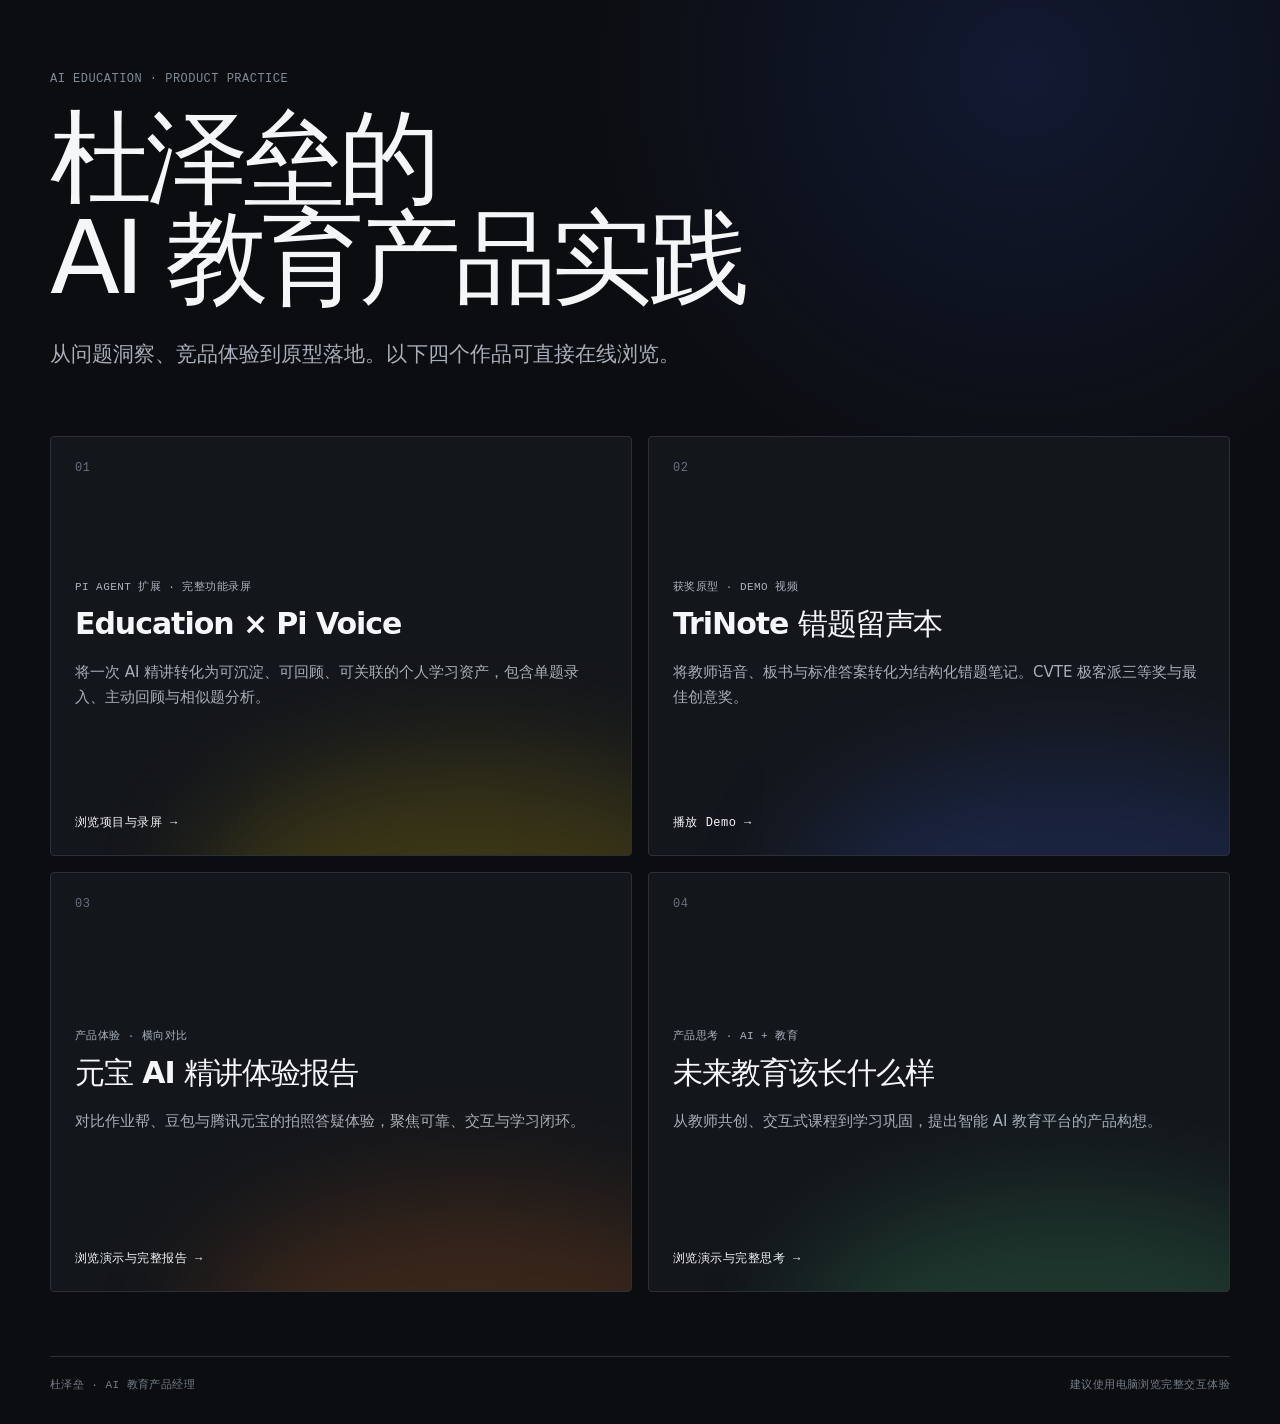
<file: index.html>
<!doctype html>
<html lang="zh-CN">
<head>
  <meta charset="utf-8">
  <meta name="viewport" content="width=device-width, initial-scale=1">
  <meta name="description" content="杜泽垒的 AI 教育产品实践与项目展示">
  <meta property="og:title" content="杜泽垒｜AI 教育产品实践">
  <meta property="og:description" content="从问题洞察、竞品体验到 AI 教育产品原型与功能演示">
  <meta property="og:type" content="website">
  <meta property="og:image" content="./og.png">
  <title>杜泽垒｜AI 教育产品实践</title>
  <link rel="stylesheet" href="./styles.css">
</head>
<body>
  <main>
    <header class="intro">
      <p class="eyebrow">AI EDUCATION · PRODUCT PRACTICE</p>
      <h1>杜泽垒的<br>AI 教育产品实践</h1>
      <p class="lead">从问题洞察、竞品体验到原型落地。以下四个作品可直接在线浏览。</p>
    </header>

    <section class="projects" aria-label="项目列表">
      <a class="card card-yellow" href="./education/">
        <span class="number">01</span>
        <div>
          <p class="tag">PI AGENT 扩展 · 完整功能录屏</p>
          <h2>Education × Pi Voice</h2>
          <p>将一次 AI 精讲转化为可沉淀、可回顾、可关联的个人学习资产，包含单题录入、主动回顾与相似题分析。</p>
        </div>
        <span class="action">浏览项目与录屏 →</span>
      </a>

      <a class="card card-blue" href="./trinote/">
        <span class="number">02</span>
        <div>
          <p class="tag">获奖原型 · DEMO 视频</p>
          <h2>TriNote 错题留声本</h2>
          <p>将教师语音、板书与标准答案转化为结构化错题笔记。CVTE 极客派三等奖与最佳创意奖。</p>
        </div>
        <span class="action">播放 Demo →</span>
      </a>

      <a class="card card-orange" href="./yuanbao/">
        <span class="number">03</span>
        <div>
          <p class="tag">产品体验 · 横向对比</p>
          <h2>元宝 AI 精讲体验报告</h2>
          <p>对比作业帮、豆包与腾讯元宝的拍照答疑体验，聚焦可靠、交互与学习闭环。</p>
        </div>
        <span class="action">浏览演示与完整报告 →</span>
      </a>

      <a class="card card-green" href="./future-education/">
        <span class="number">04</span>
        <div>
          <p class="tag">产品思考 · AI + 教育</p>
          <h2>未来教育该长什么样</h2>
          <p>从教师共创、交互式课程到学习巩固，提出智能 AI 教育平台的产品构想。</p>
        </div>
        <span class="action">浏览演示与完整思考 →</span>
      </a>
    </section>

    <footer>
      <span>杜泽垒 · AI 教育产品经理</span>
      <span>建议使用电脑浏览完整交互体验</span>
    </footer>
  </main>
</body>
</html>
</file>
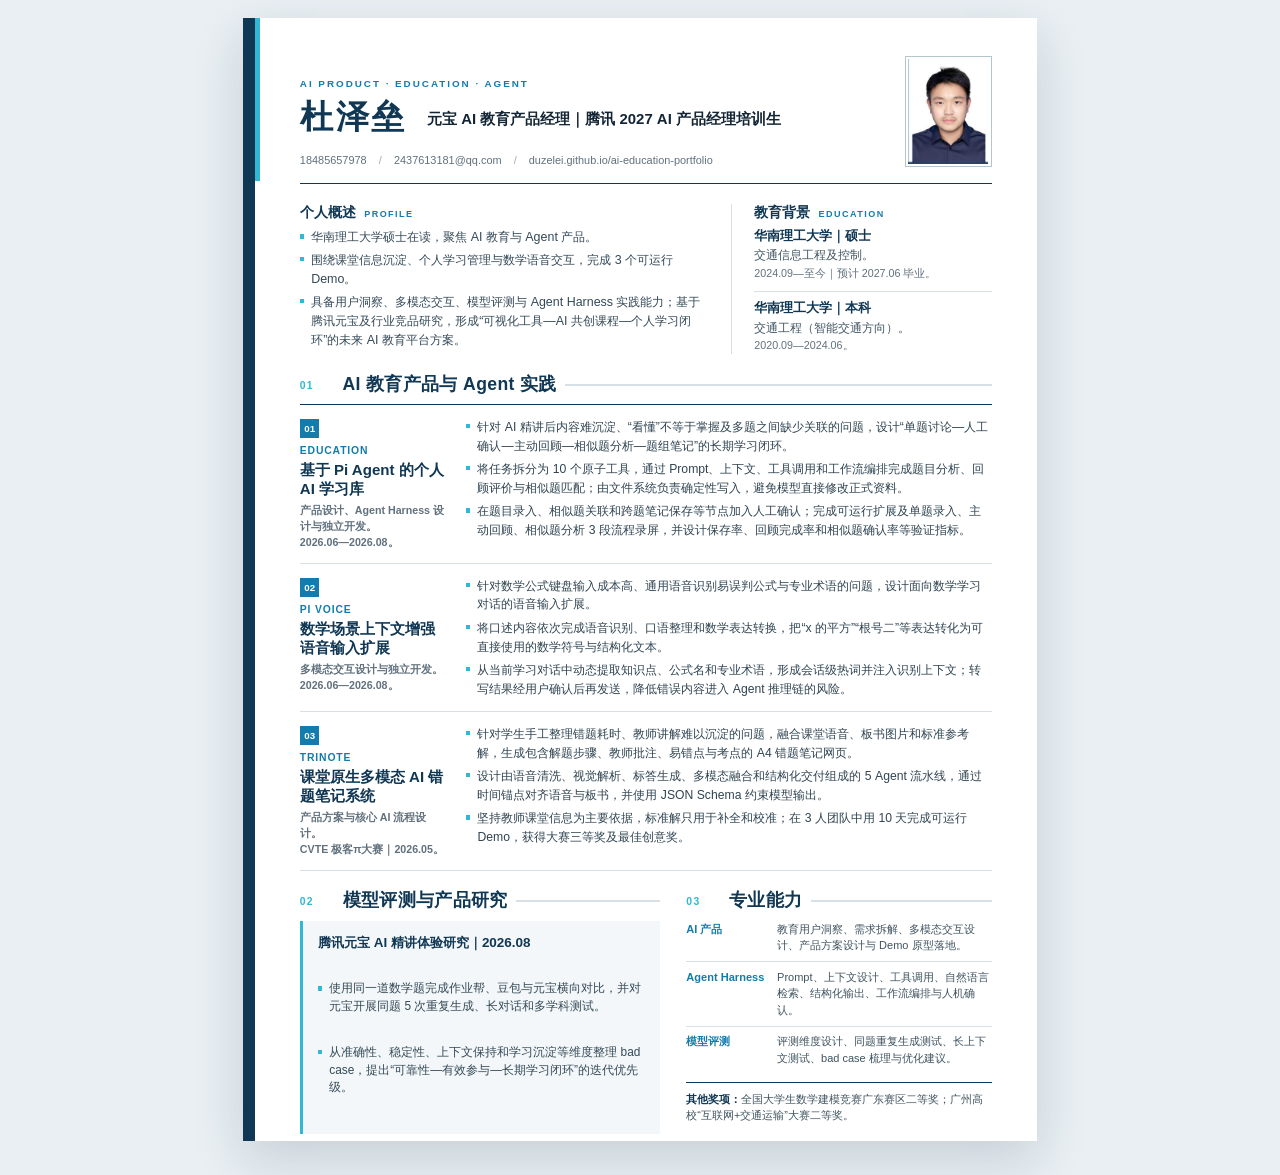
<file: resume/index.html>
<!doctype html>
<html lang="zh-CN">
<head>
  <meta charset="utf-8">
  <meta name="viewport" content="width=device-width, initial-scale=1">
  <meta name="description" content="杜泽垒｜元宝 AI 教育产品经理｜腾讯 2027 AI 产品经理培训生简历">
  <link rel="canonical" href="https://duzelei.github.io/ai-education-portfolio/resume/">
  <meta property="og:title" content="杜泽垒｜AI 教育产品经理简历">
  <meta property="og:description" content="AI 教育产品、Agent Harness 与模型评测项目实践。">
  <meta property="og:type" content="profile">
  <meta property="og:url" content="https://duzelei.github.io/ai-education-portfolio/resume/">
  <meta property="og:image" content="https://duzelei.github.io/ai-education-portfolio/og.png">
  <title>杜泽垒｜腾讯 AI 教育产品经理简历</title>
  <style>
    :root {
      --ink: #132535;
      --navy: #103754;
      --blue: #137cad;
      --cyan: #31b8d4;
      --muted: #61717d;
      --line: #d6e0e6;
      --soft: #f3f7f9;
      --paper: #ffffff;
    }

    * { box-sizing: border-box; }

    html,
    body {
      margin: 0;
      min-height: 100%;
      background: #e9eff3;
      color: var(--ink);
      font-family: "Microsoft YaHei UI", "Microsoft YaHei", "PingFang SC", "Noto Sans CJK SC", Arial, sans-serif;
      -webkit-font-smoothing: antialiased;
      text-rendering: optimizeLegibility;
    }

    body { padding: 18px 0 34px; }

    .page {
      position: relative;
      width: 210mm;
      height: 297mm;
      margin: 0 auto;
      overflow: hidden;
      padding: 10mm 12mm 9mm 15mm;
      background: var(--paper);
      box-shadow: 0 18px 48px rgba(20, 48, 67, 0.16);
    }

    .page::before {
      content: "";
      position: absolute;
      inset: 0 auto 0 0;
      width: 3.2mm;
      background: var(--navy);
    }

    .page::after {
      content: "";
      position: absolute;
      inset: 0 auto auto 3.2mm;
      width: 1.2mm;
      height: 43mm;
      background: var(--cyan);
    }

    .header {
      display: grid;
      grid-template-columns: minmax(0, 1fr) 23mm;
      gap: 7mm;
      align-items: end;
      min-height: 30mm;
      padding-bottom: 4.2mm;
      border-bottom: 0.45mm solid var(--navy);
    }

    .eyebrow {
      margin: 0 0 1.5mm;
      color: var(--blue);
      font-family: Arial, sans-serif;
      font-size: 7.4pt;
      font-weight: 700;
      letter-spacing: 0.2em;
      text-transform: uppercase;
    }

    h1 {
      display: inline-block;
      margin: 0;
      color: var(--navy);
      font-size: 25pt;
      font-weight: 750;
      line-height: 1;
      letter-spacing: 0.08em;
    }

    .role {
      display: inline-block;
      margin-left: 4.2mm;
      color: var(--ink);
      font-size: 11.2pt;
      font-weight: 650;
      line-height: 1.25;
      vertical-align: 1.2mm;
    }

    .contacts {
      display: flex;
      flex-wrap: wrap;
      gap: 1mm 3.2mm;
      margin-top: 2.4mm;
      color: var(--muted);
      font-family: Arial, "Microsoft YaHei UI", sans-serif;
      font-size: 8.2pt;
      line-height: 1.35;
    }

    .contacts a { color: inherit; text-decoration: none; }

    .contacts span + span::before,
    .contacts span + a::before,
    .contacts a + a::before {
      content: "/";
      margin-right: 3.2mm;
      color: #9bacb7;
    }

    .portrait {
      width: 23mm;
      height: 29.5mm;
      margin: 0;
      padding: 0.7mm;
      border: 0.35mm solid #b5c5ce;
      background: #fff;
    }

    .portrait img {
      display: block;
      width: 100%;
      height: 100%;
      object-fit: cover;
      object-position: center 38%;
    }

    .top-grid {
      display: grid;
      grid-template-columns: 1.55fr 1fr;
      gap: 7mm;
      margin-top: 5.2mm;
      margin-bottom: 5.2mm;
    }

    .top-grid > section + section {
      padding-left: 6mm;
      border-left: 0.3mm solid var(--line);
    }

    .mini-heading {
      display: flex;
      align-items: baseline;
      gap: 2.2mm;
      margin: 0 0 2mm;
      color: var(--navy);
      font-size: 10.4pt;
      font-weight: 750;
      line-height: 1.2;
    }

    .mini-heading .en {
      color: var(--blue);
      font-family: Arial, sans-serif;
      font-size: 6.8pt;
      font-weight: 700;
      letter-spacing: 0.16em;
      text-transform: uppercase;
    }

    .profile-points,
    .research-points {
      margin: 0;
      padding: 0;
      list-style: none;
    }

    .profile-points li,
    .research-points li {
      position: relative;
      padding-left: 3mm;
      text-align: left;
    }

    .profile-points li::before,
    .research-points li::before {
      content: "";
      position: absolute;
      left: 0;
      width: 1.15mm;
      height: 1.15mm;
      background: var(--cyan);
    }

    .profile-points li {
      margin-bottom: 1.05mm;
      color: #344957;
      font-size: 9.35pt;
      line-height: 1.52;
    }

    .profile-points li::before { top: 1.65mm; }
    .profile-points li:last-child,
    .research-points li:last-child { margin-bottom: 0; }

    .edu-row + .edu-row {
      margin-top: 2.3mm;
      padding-top: 2.3mm;
      border-top: 0.25mm solid var(--line);
    }

    .edu-school {
      margin: 0;
      color: var(--navy);
      font-size: 9.6pt;
      font-weight: 750;
      line-height: 1.3;
    }

    .edu-detail {
      margin: 0.75mm 0 0;
      color: #415561;
      font-size: 8.65pt;
      line-height: 1.5;
    }

    .edu-date {
      color: var(--muted);
      font-family: Arial, "Microsoft YaHei UI", sans-serif;
      font-size: 8.05pt;
    }

    .section-heading {
      display: grid;
      grid-template-columns: 9mm auto 1fr;
      gap: 2.3mm;
      align-items: center;
      margin: 0;
      color: var(--navy);
    }

    .section-no {
      color: var(--cyan);
      font-family: Arial, sans-serif;
      font-size: 7.8pt;
      font-weight: 700;
      letter-spacing: 0.12em;
    }

    .section-title {
      font-size: 13.2pt;
      font-weight: 750;
      line-height: 1.25;
      letter-spacing: 0.02em;
    }

    .section-rule { height: 0.3mm; background: var(--line); }

    .projects {
      margin-top: 2.2mm;
      border-bottom: 0.3mm solid var(--line);
    }

    .project {
      display: grid;
      grid-template-columns: 39mm minmax(0, 1fr);
      gap: 5mm;
      padding: 3.35mm 0 3.45mm;
      border-top: 0.3mm solid var(--line);
      break-inside: avoid;
    }

    .project:first-child { border-top-color: var(--navy); }

    .project-index {
      display: inline-flex;
      align-items: center;
      justify-content: center;
      width: 5.2mm;
      height: 5.2mm;
      margin-bottom: 1.6mm;
      color: #fff;
      background: var(--blue);
      font-family: Arial, sans-serif;
      font-size: 7.3pt;
      font-weight: 700;
    }

    .project-name {
      margin: 0;
      color: var(--navy);
      font-size: 11.3pt;
      font-weight: 750;
      line-height: 1.28;
    }

    .project-name .en-name {
      display: block;
      margin-bottom: 0.6mm;
      color: var(--blue);
      font-family: Arial, sans-serif;
      font-size: 7.8pt;
      font-weight: 750;
      letter-spacing: 0.08em;
      text-transform: uppercase;
    }

    .project-meta {
      margin: 1.3mm 0 0;
      color: var(--muted);
      font-size: 8pt;
      font-weight: 600;
      line-height: 1.46;
    }

    .project ul { margin: 0; padding: 0; list-style: none; }

    .project li {
      position: relative;
      margin: 0 0 1.35mm;
      padding-left: 3mm;
      color: #2f4451;
      font-size: 9.15pt;
      line-height: 1.52;
      text-align: left;
    }

    .project li:last-child { margin-bottom: 0; }

    .project li::before {
      content: "";
      position: absolute;
      left: 0;
      top: 1.55mm;
      width: 1.15mm;
      height: 1.15mm;
      background: var(--cyan);
    }

    .bottom-grid {
      display: grid;
      grid-template-columns: 1.18fr 1fr;
      gap: 7mm;
      margin-top: 5mm;
    }

    .bottom-grid > section {
      display: flex;
      min-width: 0;
      flex-direction: column;
    }

    .research {
      display: flex;
      flex: 1;
      flex-direction: column;
      margin-top: 2.3mm;
      padding: 3.4mm 4mm;
      background: var(--soft);
      border-left: 1mm solid var(--cyan);
    }

    .research-title {
      margin: 0;
      color: var(--navy);
      font-size: 10.1pt;
      font-weight: 750;
      line-height: 1.3;
    }

    .research-points {
      display: flex;
      flex: 1;
      flex-direction: column;
      justify-content: space-evenly;
      margin-top: 1.5mm;
    }

    .research-points li {
      margin-bottom: 1.1mm;
      color: #354a57;
      font-size: 8.9pt;
      line-height: 1.5;
    }

    .research-points li::before { top: 1.55mm; }

    .capabilities { margin-top: 2.3mm; }

    .cap-row {
      display: grid;
      grid-template-columns: 22mm 1fr;
      gap: 2mm;
      padding: 1.8mm 0;
      border-top: 0.25mm solid var(--line);
    }

    .cap-row:first-child { padding-top: 0; border-top: 0; }

    .cap-label {
      color: var(--blue);
      font-size: 8.3pt;
      font-weight: 750;
      line-height: 1.45;
    }

    .cap-copy {
      color: #3f535f;
      font-size: 8.25pt;
      line-height: 1.52;
    }

    .awards {
      margin-top: 2.2mm;
      padding-top: 2mm;
      border-top: 0.35mm solid var(--navy);
      color: #405460;
      font-size: 8.1pt;
      line-height: 1.5;
    }

    .awards strong { color: var(--navy); }

    @media (max-width: 840px) {
      body { padding: 0; background: #fff; }
      .page {
        width: 100%;
        height: auto;
        min-height: 100vh;
        padding: 26px 24px 34px 34px;
        box-shadow: none;
      }
      .header { grid-template-columns: 1fr 76px; }
      .portrait { width: 76px; height: 98px; }
      .role { display: block; margin: 8px 0 0; vertical-align: 0; }
      .top-grid,
      .bottom-grid { grid-template-columns: 1fr; }
      .top-grid > section + section { padding: 0; border-left: 0; }
      .project { grid-template-columns: 1fr; gap: 10px; }
      .profile-points li,
      .project li,
      .research-points li,
      .cap-copy { font-size: 14px; }
    }

    @media print {
      @page { size: A4 portrait; margin: 0; }
      html,
      body { width: 210mm; height: 297mm; background: #fff; }
      body { padding: 0; }
      .page {
        width: 210mm;
        height: 297mm;
        min-height: 297mm;
        margin: 0;
        padding: 10mm 12mm 9mm 15mm;
        box-shadow: none;
      }
      .header { grid-template-columns: minmax(0, 1fr) 23mm; }
      .portrait { width: 23mm; height: 29.5mm; }
      .role {
        display: inline-block;
        margin: 0 0 0 4.2mm;
        vertical-align: 1.2mm;
      }
      .top-grid { grid-template-columns: 1.55fr 1fr; }
      .bottom-grid { grid-template-columns: 1.18fr 1fr; }
      .top-grid > section + section {
        padding-left: 6mm;
        border-left: 0.3mm solid var(--line);
      }
      .project {
        grid-template-columns: 39mm minmax(0, 1fr);
        gap: 5mm;
      }
      .profile-points li { font-size: 9.35pt; }
      .project li { font-size: 9.15pt; }
      .research-points li { font-size: 8.9pt; }
      .cap-copy { font-size: 8.25pt; }
      *,
      *::before,
      *::after {
        -webkit-print-color-adjust: exact !important;
        print-color-adjust: exact !important;
      }
      a { color: inherit; text-decoration: none; }
    }
  </style>
</head>
<body>
  <main class="page" aria-label="杜泽垒的 AI 教育产品经理简历">
    <header class="header">
      <div>
        <p class="eyebrow">AI Product · Education · Agent</p>
        <div>
          <h1>杜泽垒</h1>
          <p class="role">元宝 AI 教育产品经理｜腾讯 2027 AI 产品经理培训生</p>
        </div>
        <div class="contacts" aria-label="联系方式">
          <span>18485657978</span>
          <a href="mailto:2437613181@qq.com">2437613181@qq.com</a>
          <a href="https://duzelei.github.io/ai-education-portfolio/">duzelei.github.io/ai-education-portfolio</a>
        </div>
      </div>
      <figure class="portrait">
        <img src="resume-assets/portrait.png" alt="杜泽垒肖像照">
      </figure>
    </header>

    <div class="top-grid">
      <section aria-labelledby="profile-heading">
        <h2 class="mini-heading" id="profile-heading">个人概述 <span class="en">Profile</span></h2>
        <ul class="profile-points">
          <li>华南理工大学硕士在读，聚焦 AI 教育与 Agent 产品。</li>
          <li>围绕课堂信息沉淀、个人学习管理与数学语音交互，完成 3 个可运行 Demo。</li>
          <li>具备用户洞察、多模态交互、模型评测与 Agent Harness 实践能力；基于腾讯元宝及行业竞品研究，形成“可视化工具—AI 共创课程—个人学习闭环”的未来 AI 教育平台方案。</li>
        </ul>
      </section>

      <section aria-labelledby="education-heading">
        <h2 class="mini-heading" id="education-heading">教育背景 <span class="en">Education</span></h2>
        <article class="edu-row">
          <p class="edu-school">华南理工大学｜硕士</p>
          <p class="edu-detail">交通信息工程及控制。<br><span class="edu-date">2024.09—至今｜预计 2027.06 毕业。</span></p>
        </article>
        <article class="edu-row">
          <p class="edu-school">华南理工大学｜本科</p>
          <p class="edu-detail">交通工程（智能交通方向）。<br><span class="edu-date">2020.09—2024.06。</span></p>
        </article>
      </section>
    </div>

    <section aria-labelledby="projects-heading">
      <h2 class="section-heading" id="projects-heading">
        <span class="section-no">01</span>
        <span class="section-title">AI 教育产品与 Agent 实践</span>
        <span class="section-rule"></span>
      </h2>

      <div class="projects">
        <article class="project">
          <div>
            <span class="project-index">01</span>
            <h3 class="project-name"><span class="en-name">Education</span>基于 Pi Agent 的个人 AI 学习库</h3>
            <p class="project-meta">产品设计、Agent Harness 设计与独立开发。<br>2026.06—2026.08。</p>
          </div>
          <ul>
            <li>针对 AI 精讲后内容难沉淀、“看懂”不等于掌握及多题之间缺少关联的问题，设计“单题讨论—人工确认—主动回顾—相似题分析—题组笔记”的长期学习闭环。</li>
            <li>将任务拆分为 10 个原子工具，通过 Prompt、上下文、工具调用和工作流编排完成题目分析、回顾评价与相似题匹配；由文件系统负责确定性写入，避免模型直接修改正式资料。</li>
            <li>在题目录入、相似题关联和跨题笔记保存等节点加入人工确认；完成可运行扩展及单题录入、主动回顾、相似题分析 3 段流程录屏，并设计保存率、回顾完成率和相似题确认率等验证指标。</li>
          </ul>
        </article>

        <article class="project">
          <div>
            <span class="project-index">02</span>
            <h3 class="project-name"><span class="en-name">Pi Voice</span>数学场景上下文增强语音输入扩展</h3>
            <p class="project-meta">多模态交互设计与独立开发。<br>2026.06—2026.08。</p>
          </div>
          <ul>
            <li>针对数学公式键盘输入成本高、通用语音识别易误判公式与专业术语的问题，设计面向数学学习对话的语音输入扩展。</li>
            <li>将口述内容依次完成语音识别、口语整理和数学表达转换，把“x 的平方”“根号二”等表达转化为可直接使用的数学符号与结构化文本。</li>
            <li>从当前学习对话中动态提取知识点、公式名和专业术语，形成会话级热词并注入识别上下文；转写结果经用户确认后再发送，降低错误内容进入 Agent 推理链的风险。</li>
          </ul>
        </article>

        <article class="project">
          <div>
            <span class="project-index">03</span>
            <h3 class="project-name"><span class="en-name">TriNote</span>课堂原生多模态 AI 错题笔记系统</h3>
            <p class="project-meta">产品方案与核心 AI 流程设计。<br>CVTE 极客π大赛｜2026.05。</p>
          </div>
          <ul>
            <li>针对学生手工整理错题耗时、教师讲解难以沉淀的问题，融合课堂语音、板书图片和标准参考解，生成包含解题步骤、教师批注、易错点与考点的 A4 错题笔记网页。</li>
            <li>设计由语音清洗、视觉解析、标答生成、多模态融合和结构化交付组成的 5 Agent 流水线，通过时间锚点对齐语音与板书，并使用 JSON Schema 约束模型输出。</li>
            <li>坚持教师课堂信息为主要依据，标准解只用于补全和校准；在 3 人团队中用 10 天完成可运行 Demo，获得大赛三等奖及最佳创意奖。</li>
          </ul>
        </article>
      </div>
    </section>

    <div class="bottom-grid">
      <section aria-labelledby="research-heading">
        <h2 class="section-heading" id="research-heading">
          <span class="section-no">02</span>
          <span class="section-title">模型评测与产品研究</span>
          <span class="section-rule"></span>
        </h2>
        <article class="research">
          <h3 class="research-title">腾讯元宝 AI 精讲体验研究｜2026.08</h3>
          <ul class="research-points">
            <li>使用同一道数学题完成作业帮、豆包与元宝横向对比，并对元宝开展同题 5 次重复生成、长对话和多学科测试。</li>
            <li>从准确性、稳定性、上下文保持和学习沉淀等维度整理 bad case，提出“可靠性—有效参与—长期学习闭环”的迭代优先级。</li>
          </ul>
        </article>
      </section>

      <section aria-labelledby="skills-heading">
        <h2 class="section-heading" id="skills-heading">
          <span class="section-no">03</span>
          <span class="section-title">专业能力</span>
          <span class="section-rule"></span>
        </h2>
        <div class="capabilities">
          <div class="cap-row"><strong class="cap-label">AI 产品</strong><span class="cap-copy">教育用户洞察、需求拆解、多模态交互设计、产品方案设计与 Demo 原型落地。</span></div>
          <div class="cap-row"><strong class="cap-label">Agent Harness</strong><span class="cap-copy">Prompt、上下文设计、工具调用、自然语言检索、结构化输出、工作流编排与人机确认。</span></div>
          <div class="cap-row"><strong class="cap-label">模型评测</strong><span class="cap-copy">评测维度设计、同题重复生成测试、长上下文测试、bad case 梳理与优化建议。</span></div>
        </div>
        <p class="awards"><strong>其他奖项：</strong>全国大学生数学建模竞赛广东赛区二等奖；广州高校“互联网+交通运输”大赛二等奖。</p>
      </section>
    </div>
  </main>
</body>
</html>
</file>
<file: styles.css>
:root {
  color-scheme: dark;
  --bg: #0b0d10;
  --surface: #13161b;
  --text: #f4f6f8;
  --muted: #a8afb8;
  --line: #2b3038;
}

* { box-sizing: border-box; }

html { background: var(--bg); }

body {
  margin: 0;
  min-height: 100vh;
  background:
    radial-gradient(circle at 80% 5%, rgba(62, 99, 255, .14), transparent 28rem),
    var(--bg);
  color: var(--text);
  font-family: Inter, "Noto Sans SC", "Microsoft YaHei", system-ui, sans-serif;
}

main {
  width: min(1180px, calc(100% - 40px));
  margin: 0 auto;
  padding: 72px 0 32px;
}

.intro { max-width: 820px; margin-bottom: 64px; }

.eyebrow,
.tag,
.number,
.action,
footer {
  font-family: "SFMono-Regular", Consolas, monospace;
  letter-spacing: .04em;
}

.eyebrow {
  margin: 0 0 22px;
  color: #7f8a99;
  font-size: 12px;
}

h1 {
  margin: 0;
  font-size: clamp(48px, 8vw, 104px);
  font-weight: 520;
  letter-spacing: -.055em;
  line-height: .98;
}

.lead {
  max-width: 640px;
  margin: 28px 0 0;
  color: var(--muted);
  font-size: clamp(17px, 2vw, 21px);
  line-height: 1.7;
}

.projects {
  display: grid;
  grid-template-columns: repeat(2, 1fr);
  gap: 16px;
}

.card {
  position: relative;
  display: flex;
  min-height: 420px;
  padding: 24px;
  overflow: hidden;
  flex-direction: column;
  justify-content: space-between;
  border: 1px solid var(--line);
  border-radius: 4px;
  background: var(--surface);
  color: inherit;
  text-decoration: none;
  transition: transform .22s ease, border-color .22s ease, background .22s ease;
}

.card::before {
  content: "";
  position: absolute;
  inset: auto -20% -42% 25%;
  height: 65%;
  border-radius: 50%;
  filter: blur(58px);
  opacity: .17;
  transition: opacity .22s ease, transform .22s ease;
}

.card-blue::before { background: #3f6cff; }
.card-orange::before { background: #ff7a18; }
.card-green::before { background: #53e08b; }
.card-yellow::before { background: #ffd500; }

.card:hover,
.card:focus-visible {
  transform: translateY(-5px);
  border-color: #555e6b;
  background: #171b21;
  outline: none;
}

.card:hover::before,
.card:focus-visible::before { opacity: .32; transform: scale(1.08); }

.number { color: #68717e; font-size: 12px; }
.tag { margin: 0 0 12px; color: #aab2bd; font-size: 11px; }

h2 {
  margin: 0 0 18px;
  font-size: 30px;
  font-weight: 560;
  letter-spacing: -.035em;
  line-height: 1.2;
}

.card p:last-child {
  margin: 0;
  color: var(--muted);
  font-size: 15px;
  line-height: 1.7;
}

.action { position: relative; font-size: 12px; }

footer {
  display: flex;
  justify-content: space-between;
  gap: 20px;
  margin-top: 64px;
  padding-top: 20px;
  border-top: 1px solid var(--line);
  color: #747d89;
  font-size: 11px;
}

@media (max-width: 820px) {
  main { width: min(100% - 28px, 620px); padding-top: 42px; }
  .intro { margin-bottom: 42px; }
  .projects { grid-template-columns: 1fr; }
  .card { min-height: 330px; }
  footer { flex-direction: column; }
}

@media (prefers-reduced-motion: reduce) {
  .card, .card::before { transition: none; }
}
</file>
